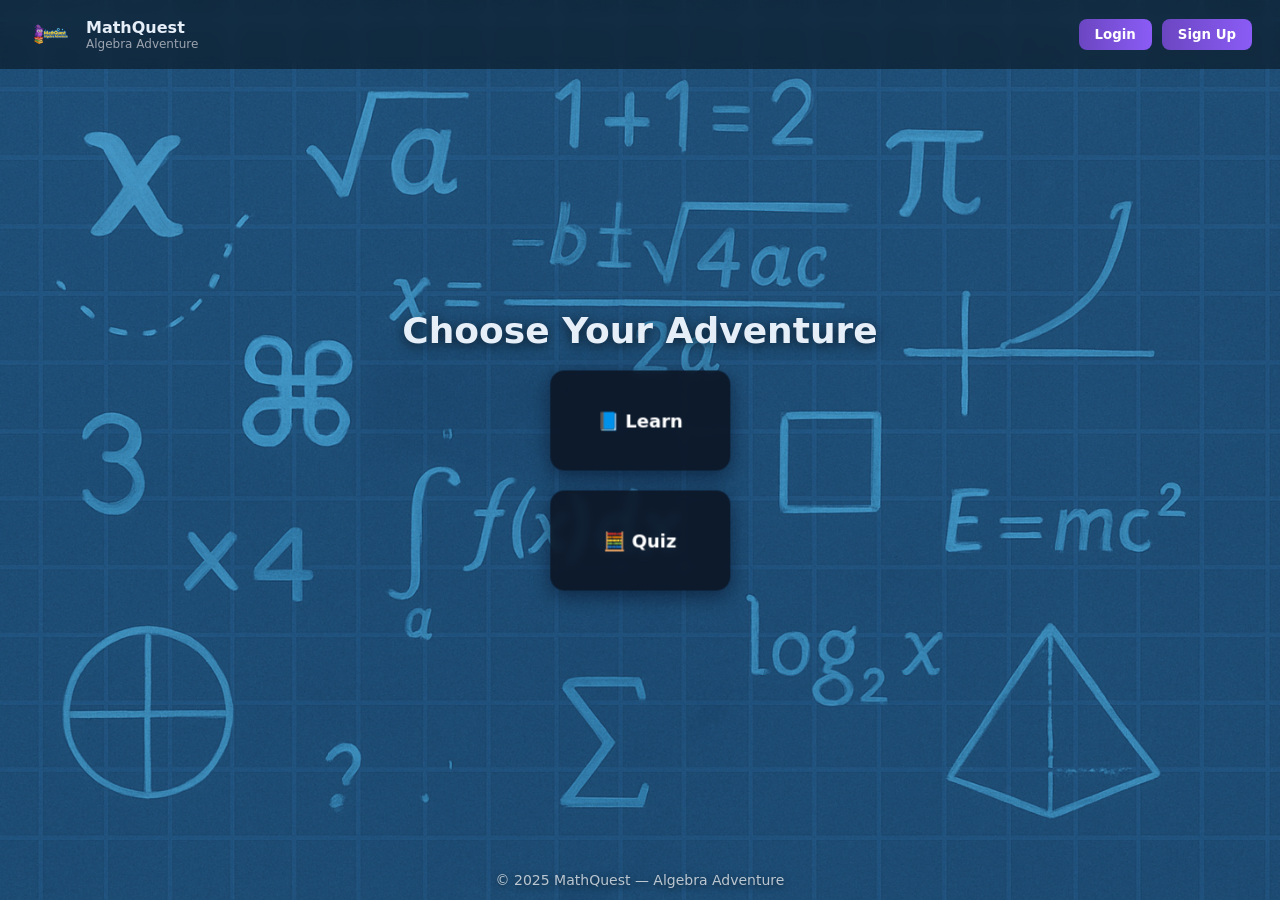
<file: MathQuest/index.html>
<!doctype html>
<html lang="en">
<head>
  <meta charset="utf-8" />
  <meta name="viewport" content="width=device-width,initial-scale=1" />
  <title>MathQuest — Algebra Adventure</title>
  <style>
    :root {
      --bg: #0f1724;
      --card: rgba(11, 18, 32, 0.85);
      --accent: #6b46c1;
      --accent-2: #7dd3fc;
      --muted: #9ca3af;
      --glass: rgba(255, 255, 255, 0.04);
    }

    * {
      box-sizing: border-box;
      font-family: Inter, system-ui, Segoe UI, Roboto, 'Helvetica Neue', Arial;
    }

    body {
      margin: 0;
      height: 100vh;
      display: flex;
      flex-direction: column;
      align-items: center;
      justify-content: center;
      color: #e6eef8;
      background: url("wallpaper.png") center/cover no-repeat fixed;
      background-color: #071026;
      overflow: hidden;
    }

    /* HEADER */
    header {
      position: absolute;
      top: 0;
      left: 0;
      width: 100%;
      display: flex;
      align-items: center;
      justify-content: space-between;
      padding: 18px 28px;
      background: rgba(0,0,0,0.45);
      backdrop-filter: blur(6px);
      z-index: 10;
    }

    .logo {
      display: flex;
      align-items: center;
      gap: 10px;
      cursor: pointer;
    }

    .logo img {
      height: auto;
      max-height: 32px;
      max-width: 120px;
    }

    .auth-buttons {
      display: flex;
      gap: 10px;
    }

    .auth-buttons button {
      background: linear-gradient(90deg, var(--accent), #8b5cf6);
      border: none;
      border-radius: 8px;
      color: white;
      font-weight: 600;
      padding: 8px 16px;
      cursor: pointer;
      transition: 0.2s;
    }

    .auth-buttons button:hover {
      transform: scale(1.05);
    }

    /* MAIN CONTENT */
    main {
      text-align: center;
      z-index: 2;
      position: absolute;
      top: 50%;
      left: 50%;
      transform: translate(-50%, -50%);
    }

    .main-title {
      font-size: 36px;
      font-weight: 800;
      margin-bottom: 20px;
      text-shadow: 0 3px 12px rgba(0,0,0,0.6);
    }

    .menu-grid {
      display: flex;
      flex-direction: column;
      gap: 20px;
      align-items: center;
      justify-content: center;
    }

    .menu-btn {
      background: var(--card);
      border: none;
      border-radius: 14px;
      color: white;
      font-size: 18px;
      font-weight: 700;
      width: 180px;
      height: 100px;
      box-shadow: 0 6px 20px rgba(2,6,23,0.5);
      cursor: pointer;
      transition: all 0.3s;
      display: flex;
      align-items: center;
      justify-content: center;
      backdrop-filter: blur(4px);
    }

    .menu-btn:hover {
      transform: scale(1.08);
      background: linear-gradient(135deg, var(--accent), var(--accent-2));
    }

    /* FOOTER */
    footer {
      position: absolute;
      bottom: 12px;
      color: rgba(255,255,255,0.7);
      font-size: 14px;
      text-shadow: 0 2px 6px rgba(0,0,0,0.5);
    }
  </style>
</head>
<body>

  <!-- HEADER -->
  <header>
    <div class="logo" onclick="window.location.href='main.html'">
      <img src="MathQuestLogo.png" alt="MathQuest Logo">
      <div>
        <div style="font-weight:700">MathQuest</div>
        <div style="font-size:12px;color:var(--muted)">Algebra Adventure</div>
      </div>
    </div>

    <div class="auth-buttons">
      <button onclick="openLogin()">Login</button>
      <button onclick="openSignup()">Sign Up</button>
    </div>
  </header>

  <!-- MAIN CONTENT -->
  <main>
    <div class="main-title">Choose Your Adventure</div>
    <div class="menu-grid">
      <button class="menu-btn" onclick="window.location.href='learn.html'">📘 Learn</button>
      <button class="menu-btn" onclick="window.location.href='quiz.html'">🧮 Quiz</button>
    </div>
  </main>

  <!-- FOOTER -->
  <footer>© 2025 MathQuest — Algebra Adventure</footer>

  <!-- LOGIN & SIGNUP POPUPS -->
  <div id="popupOverlay" style="display:none; position:fixed; inset:0; background:rgba(0,0,0,0.8); backdrop-filter:blur(6px); justify-content:center; align-items:center; z-index:999;">
    <div id="popupBox" style="background:rgba(11,18,32,0.9); padding:30px; border-radius:12px; width:320px; text-align:left;">
      <h3 id="popupTitle" style="margin-top:0;">Login</h3>
      <input type="text" placeholder="Username" style="width:100%; padding:10px; border-radius:8px; border:none; margin-bottom:10px;">
      <input type="password" placeholder="Password" style="width:100%; padding:10px; border-radius:8px; border:none; margin-bottom:10px;">
      <button style="width:100%; padding:10px; border:none; border-radius:8px; background:linear-gradient(90deg,var(--accent),var(--accent-2)); color:white; font-weight:700;">Submit</button>
      <div style="text-align:center; margin-top:10px;">
        <button onclick="closePopup()" style="background:none; border:none; color:var(--muted); cursor:pointer;">Close</button>
      </div>
    </div>
  </div>

  <script>
    function openLogin(){
      document.getElementById('popupOverlay').style.display='flex';
      document.getElementById('popupTitle').textContent='Login';
    }
    function openSignup(){
      document.getElementById('popupOverlay').style.display='flex';
      document.getElementById('popupTitle').textContent='Sign Up';
    }
    function closePopup(){
      document.getElementById('popupOverlay').style.display='none';
    }
  </script>

</body>
</html>
</file>
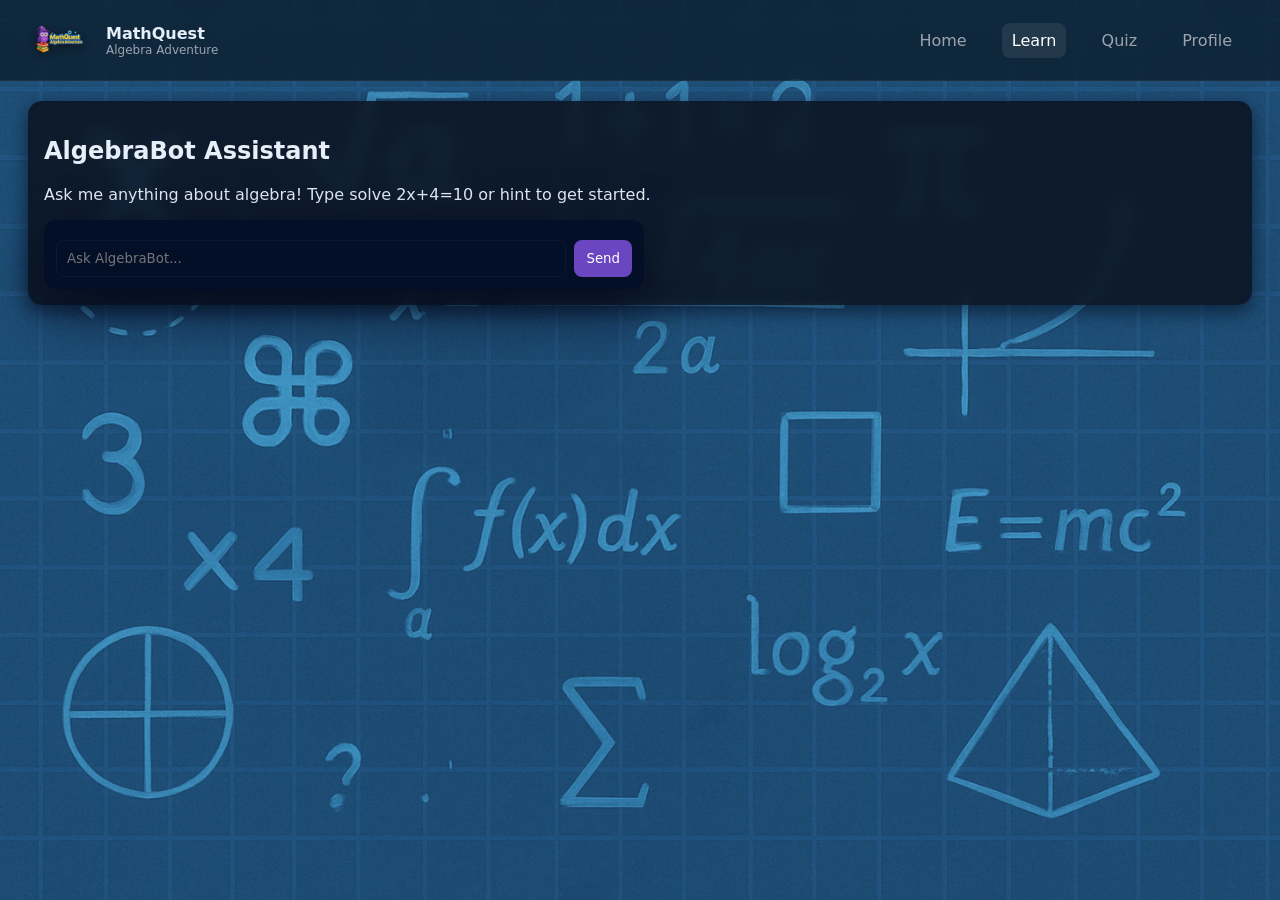
<file: MathQuest/ai.html>
<!doctype html>
<html lang="en">
<head>
  <meta charset="utf-8">
  <title>MathQuest — AlgebraBot</title>
  <link rel="stylesheet" href="style.css">
</head>
<body>
  <header>
    
    <div class="logo">
      <img src="MathQuestLogo.png" alt="MathQuest Logo">
      <div>
        <div style="font-weight:700">MathQuest</div>
        <div style="font-size:12px;color:var(--muted)">Algebra Adventure</div>
      </div>
    </div>
    
    <div id="userGreeting" style="display:none;color:var(--muted);font-weight:600;"></div>
 
    <nav>
      <a href="index.html">Home</a>
      <a href="learn.html" class="active">Learn</a>
      <a href="quiz.html">Quiz</a>
      <a href="profile.html">Profile</a>
    </nav>
  </header>

  <main>
    <div class="card">
      <h2>AlgebraBot Assistant</h2>
      <p>Ask me anything about algebra! Type <code>solve 2x+4=10</code> or <code>hint</code> to get started.</p>
      <div class="chat-window" style="position:static;width:100%;max-width:600px;">
        <div class="chat-messages" id="chatMessages"></div>
        <div class="chat-input">
          <input id="chatInput" type="text" placeholder="Ask AlgebraBot..." />
          <button class="small" id="sendChat">Send</button>
        </div>
      </div>
    </div>
  </main>

  <script src="script.js"></script>
</body>
</html>
</file>
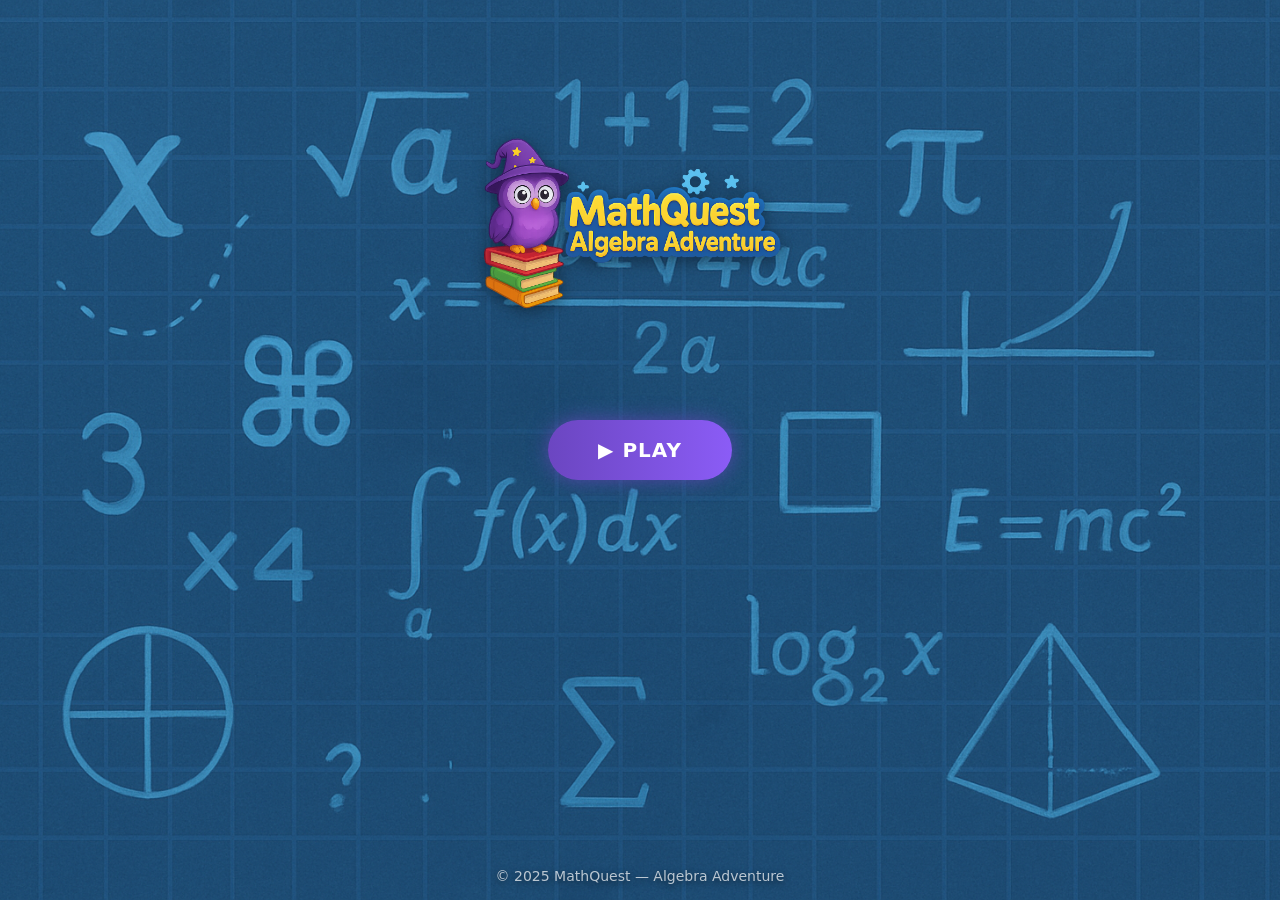
<file: MathQuest/main.html>
<!doctype html>
<html lang="en">
<head>
<meta charset="utf-8">
<meta name="viewport" content="width=device-width,initial-scale=1">
<title>MathQuest — Algebra Adventure</title>
<style>
  :root {
    --accent: #6b46c1;
    --accent2: #8b5cf6;
  }
  * {
    box-sizing: border-box;
    font-family: Poppins, Inter, system-ui, Segoe UI, Roboto, Arial;
  }
  body {
    margin: 0;
    height: 100vh;
    display: flex;
    flex-direction: column;
    align-items: center;
    justify-content: flex-start;
    background: url('wallpaper.png') center/cover no-repeat;
    color: white;
    text-align: center;
    overflow: hidden;
    position: relative;
  }

  .logo-img {
    width: 420px;
    max-width: 80%;
    margin-top: 10vh; /* position logo slightly lower than top */
    animation: fadeIn 1.5s ease;
    filter: drop-shadow(0 4px 8px rgba(0,0,0,0.4));
  }

  /* Play Button */
  .play-btn {
    padding: 18px 50px;
    border: none;
    border-radius: 50px;
    background: linear-gradient(90deg, var(--accent), var(--accent2));
    color: white;
    font-size: 20px;
    font-weight: 700;
    letter-spacing: 1px;
    cursor: pointer;
    box-shadow: 0 0 20px rgba(107,70,193,0.7);
    transition: transform 0.2s, box-shadow 0.3s;
    margin-top: 50px; /* pushes the button lower */
    animation: fadeIn 2.2s ease;
  }

  .play-btn:hover {
    transform: scale(1.08);
    box-shadow: 0 0 35px rgba(139,92,246,0.9);
  }

  /* Loading overlay */
  .loading-overlay {
    position: fixed;
    inset: 0;
    background: rgba(0,0,0,0.85);
    display: flex;
    flex-direction: column;
    justify-content: center;
    align-items: center;
    z-index: 999;
    opacity: 0;
    pointer-events: none;
    transition: opacity 0.8s ease;
  }
  .loading-overlay.active {
    opacity: 1;
    pointer-events: all;
  }

  .spinner {
    border: 5px solid rgba(255,255,255,0.2);
    border-top: 5px solid #8b5cf6;
    border-radius: 50%;
    width: 60px;
    height: 60px;
    animation: spin 1s linear infinite;
    margin-bottom: 16px;
  }

  .loading-text {
    font-size: 18px;
    letter-spacing: 1px;
    color: #dbeafe;
  }

  footer {
    position: absolute;
    bottom: 16px;
    color: rgba(255,255,255,0.7);
    font-size: 14px;
    text-shadow: 0 2px 6px rgba(0,0,0,0.5);
  }

  /* Animations */
  @keyframes fadeIn {
    from {opacity: 0; transform: translateY(20px);}
    to {opacity: 1; transform: translateY(0);}
  }

  @keyframes spin {
    0% {transform: rotate(0deg);}
    100% {transform: rotate(360deg);}
  }
</style>
</head>
<body>

 
  <img src="MathQuestLogo.png" alt="MathQuest Logo" class="logo-img">

  <!-- Play button -->
  <button class="play-btn" onclick="startGame()">▶ PLAY</button>

  <!-- Loading overlay -->
  <div class="loading-overlay" id="loading">
    <div class="spinner"></div>
    <div class="loading-text">Loading...</div>
  </div>

  <footer>© 2025 MathQuest — Algebra Adventure</footer>

  <script>
    function startGame() {
      const loading = document.getElementById('loading');
      loading.classList.add('active');
      // Show loading for 2.5 seconds before redirect
      setTimeout(() => {
        document.body.style.transition = "opacity 1s ease";
        document.body.style.opacity = "0";
        setTimeout(() => {
          window.location.href = "index.html";
        }, 800);
      }, 2500);
    }
  </script>

</body>
</html>
</file>
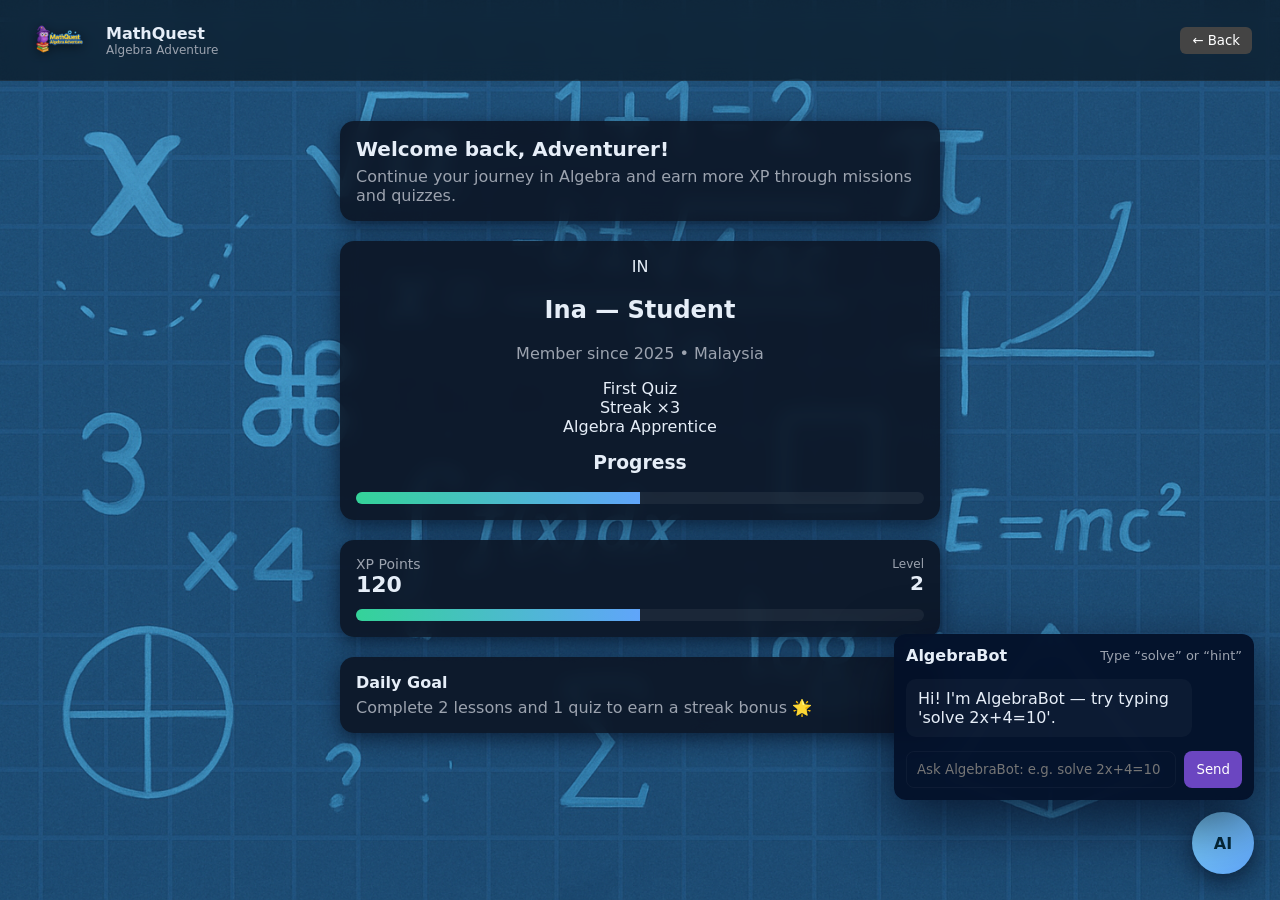
<file: MathQuest/profile.html>
<!doctype html>
<html lang="en">
<head>
  <meta charset="utf-8">
  <title>MathQuest — Profile</title>
  <link rel="stylesheet" href="style.css">
  <style>
    main {
      padding: 40px;
      display: flex;
      flex-direction: column;
      align-items: center;
      gap: 20px;
    }
    .card {
      width: 90%;
      max-width: 600px;
    }
  </style>
</head>
<body>
  <header>
    
    <div class="logo">
      <img src="MathQuestLogo.png" alt="MathQuest Logo">
      <div>
        <div style="font-weight:700">MathQuest</div>
        <div style="font-size:12px;color:var(--muted)">Algebra Adventure</div>
      </div>
    </div>
    
    <div id="userGreeting" style="display:none;color:var(--muted);font-weight:600;"></div>
 
    <!-- Back Button Added -->
    <button onclick="history.back()" style="padding:6px 12px;border-radius:6px;border:none;background:#444;color:white;cursor:pointer;">← Back</button>

  </header>

  <main>
    <!-- Welcome Back -->
    <div class="card">
      <div style="font-size:20px;font-weight:800;">Welcome back, Adventurer!</div>
      <div style="color:var(--muted);margin-top:6px;">Continue your journey in Algebra and earn more XP through missions and quizzes.</div>
    </div>
	
    <!-- Profile Info -->
    <div class="card" style="text-align:center;">
      <div class="avatar">IN</div>
      <h2>Ina — Student</h2>
      <p style="color:var(--muted)">Member since 2025 • Malaysia</p>

      <div class="badges">
        <div class="badge">First Quiz</div>
        <div class="badge">Streak ×3</div>
        <div class="badge">Algebra Apprentice</div>
      </div>

      <h3 style="margin-top:16px;">Progress</h3>
      <div class="progress"><i style="width:50%"></i></div>
    </div>

    <!-- XP Points -->
    <div class="card">
      <div style="display:flex;align-items:center;justify-content:space-between;">
        <div>
          <div style="font-size:14px;color:var(--muted)">XP Points</div>
          <div style="font-weight:800;font-size:22px;">120</div>
        </div>
        <div style="text-align:right;">
          <div style="font-size:12px;color:var(--muted)">Level</div>
          <div style="font-weight:800;font-size:20px;">2</div>
        </div>
      </div>
      <div style="margin-top:12px;">
        <div class="progress"><i style="width:50%"></i></div>
      </div>
    </div>

    

    <!-- Daily Goal -->
    <div class="card">
      <div style="font-weight:700;">Daily Goal</div>
      <div style="color:var(--muted);margin-top:6px;">Complete 2 lessons and 1 quiz to earn a streak bonus 🌟</div>
    </div>
	
	  <!-- CHATBOT -->
  <div class="chat-float">
    <div class="chat-button" id="chatToggle">AI</div>
  </div>

  <div id="chatWindow" class="chat-window">
    <div style="display:flex;justify-content:space-between;align-items:center;margin-bottom:8px;">
      <div style="font-weight:800">AlgebraBot</div>
      <div style="color:var(--muted);font-size:13px">Type “solve” or “hint”</div>
    </div>
    <div class="chat-messages" id="chatMessages"></div>
    <div class="chat-input">
      <input id="chatInput" type="text" placeholder="Ask AlgebraBot: e.g. solve 2x+4=10">
      <button class="small" id="sendChat">Send</button>
    </div>
  </div>
  
  <script>
  // CHATBOT LOGIC
    const chatToggle = document.getElementById('chatToggle');
    const chatWindow = document.getElementById('chatWindow');
    const chatMessages = document.getElementById('chatMessages');
    const chatInput = document.getElementById('chatInput');

    chatToggle.addEventListener('click', () => {
      chatWindow.style.display = chatWindow.style.display === 'none' ? 'block' : 'none';
    });

    document.getElementById('sendChat').addEventListener('click', sendChat);
    chatInput.addEventListener('keypress', e => { if (e.key === 'Enter') sendChat(); });

    function sendChat() {
      const text = chatInput.value.trim();
      if (!text) return;
      pushChat(text, 'user');
      chatInput.value = '';
      setTimeout(() => handleBot(text), 400);
    }

    function pushChat(msg, from='bot') {
      const div = document.createElement('div');
      div.className = 'bubble ' + (from === 'bot' ? 'bot' : 'user');
      div.innerHTML = msg;
      chatMessages.appendChild(div);
      chatMessages.scrollTop = chatMessages.scrollHeight;
    }

    function handleBot(text) {
      const t = text.toLowerCase();
      if (t.startsWith('solve')) {
        pushChat('Try isolating x: ' + t.split('solve')[1]);
      } else if (t.includes('hint')) {
        pushChat('Hint: move constants to the opposite side, then divide.');
      } else {
        pushChat('I can help with algebra — try typing "solve 2x+4=10".');
      }
    }

    setTimeout(() => pushChat("Hi! I'm AlgebraBot — try typing 'solve 2x+4=10'."), 800);
	</script>
	
  </main>
</body>
</html>
</file>
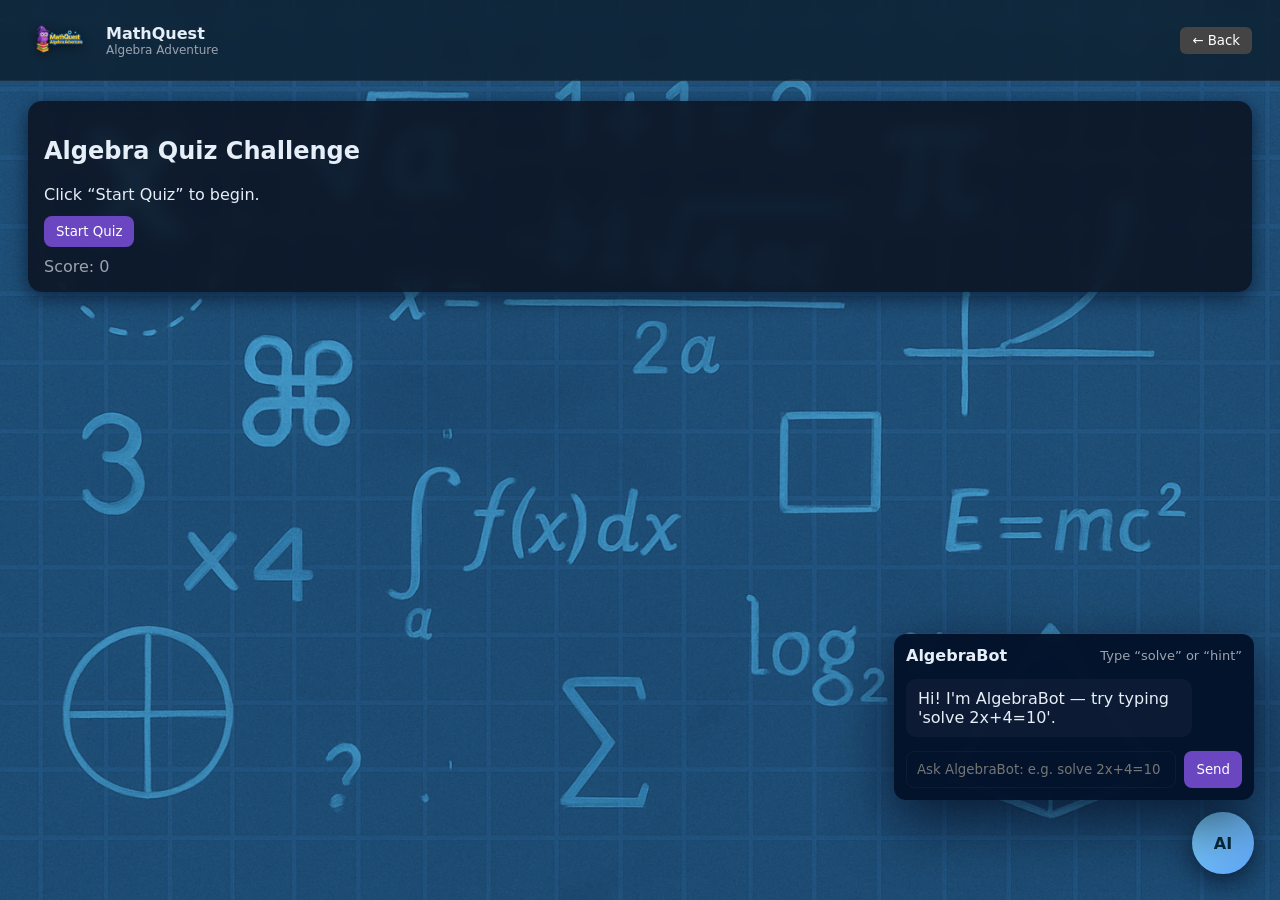
<file: MathQuest/quiz.html>
<!doctype html>
<html lang="en">
<head>
  <meta charset="utf-8">
  <title>MathQuest — Algebra Quiz</title>
  <link rel="stylesheet" href="style.css">
</head>
<body>
  <header>
    
    <div class="logo">
      <img src="MathQuestLogo.png" alt="MathQuest Logo">
      <div>
        <div style="font-weight:700">MathQuest</div>
        <div style="font-size:12px;color:var(--muted)">Algebra Adventure</div>
      </div>
    </div>
    
    <div id="userGreeting" style="display:none;color:var(--muted);font-weight:600;"></div>
 
    <!-- Back Button Added -->
    <button onclick="history.back()" style="padding:6px 12px;border-radius:6px;border:none;background:#444;color:white;cursor:pointer;">← Back</button>

  </header>

  <main>
    <div class="card">
      <h2>Algebra Quiz Challenge</h2>
      <div class="question" id="questionArea">
        <div id="questionText">Click “Start Quiz” to begin.</div>
        <div class="choices" id="choicesArea"></div>
      </div>
      <div style="margin-top:12px;display:flex;justify-content:space-between;">
        <button class="small" id="startAdventure">Start Quiz</button>
        <button class="small" id="nextQuestion" style="display:none">Next</button>
      </div>
      <div style="margin-top:10px;color:var(--muted)">Score: <span id="quizScore">0</span></div>
    </div>
  </main>
  
    <!-- CHATBOT -->
  <div class="chat-float">
    <div class="chat-button" id="chatToggle">AI</div>
  </div>

  <div id="chatWindow" class="chat-window">
    <div style="display:flex;justify-content:space-between;align-items:center;margin-bottom:8px;">
      <div style="font-weight:800">AlgebraBot</div>
      <div style="color:var(--muted);font-size:13px">Type “solve” or “hint”</div>
    </div>
    <div class="chat-messages" id="chatMessages"></div>
    <div class="chat-input">
      <input id="chatInput" type="text" placeholder="Ask AlgebraBot: e.g. solve 2x+4=10">
      <button class="small" id="sendChat">Send</button>
    </div>
  </div>
  
  <script>
  // CHATBOT LOGIC
    const chatToggle = document.getElementById('chatToggle');
    const chatWindow = document.getElementById('chatWindow');
    const chatMessages = document.getElementById('chatMessages');
    const chatInput = document.getElementById('chatInput');

    chatToggle.addEventListener('click', () => {
      chatWindow.style.display = chatWindow.style.display === 'none' ? 'block' : 'none';
    });

    document.getElementById('sendChat').addEventListener('click', sendChat);
    chatInput.addEventListener('keypress', e => { if (e.key === 'Enter') sendChat(); });

    function sendChat() {
      const text = chatInput.value.trim();
      if (!text) return;
      pushChat(text, 'user');
      chatInput.value = '';
      setTimeout(() => handleBot(text), 400);
    }

    function pushChat(msg, from='bot') {
      const div = document.createElement('div');
      div.className = 'bubble ' + (from === 'bot' ? 'bot' : 'user');
      div.innerHTML = msg;
      chatMessages.appendChild(div);
      chatMessages.scrollTop = chatMessages.scrollHeight;
    }

    function handleBot(text) {
      const t = text.toLowerCase();
      if (t.startsWith('solve')) {
        pushChat('Try isolating x: ' + t.split('solve')[1]);
      } else if (t.includes('hint')) {
        pushChat('Hint: move constants to the opposite side, then divide.');
      } else {
        pushChat('I can help with algebra — try typing "solve 2x+4=10".');
      }
    }

    setTimeout(() => pushChat("Hi! I'm AlgebraBot — try typing 'solve 2x+4=10'."), 800);
	</script>

  <script src="script.js"></script>
</body>
</html>
</file>
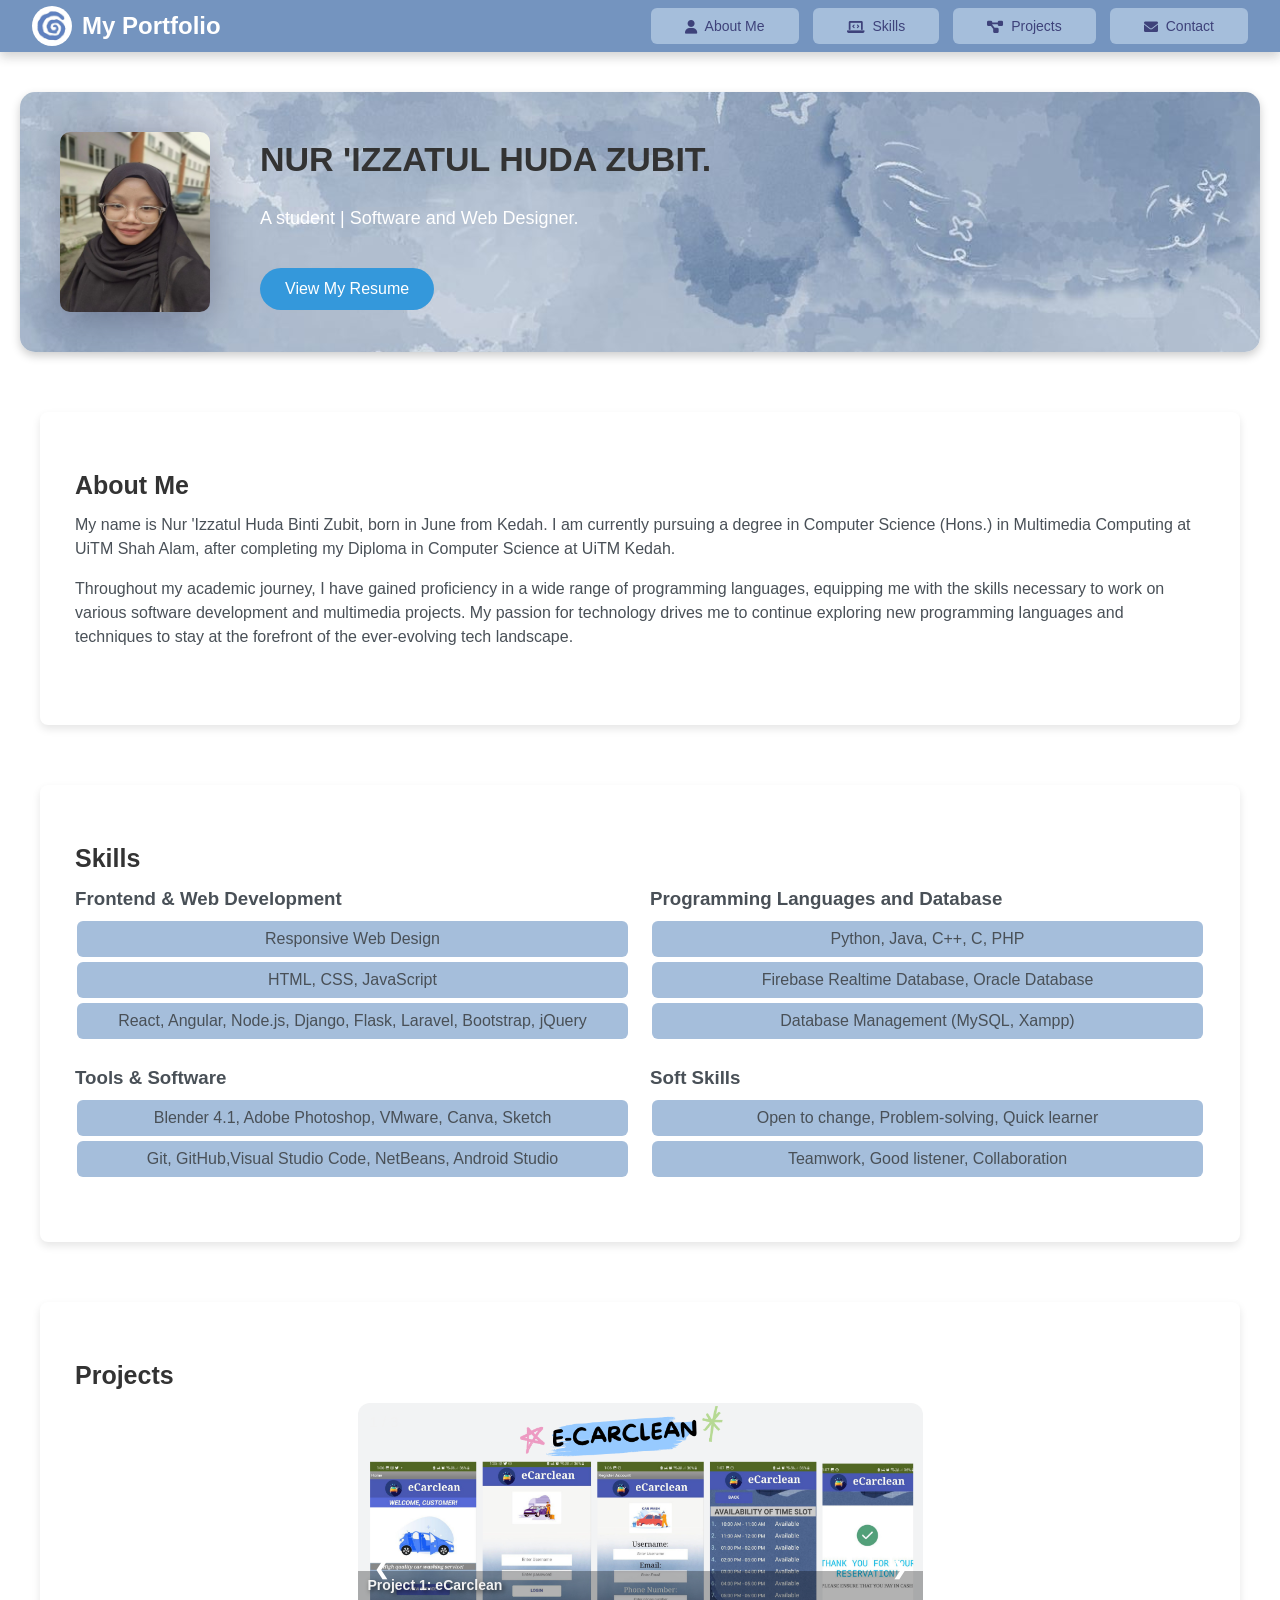
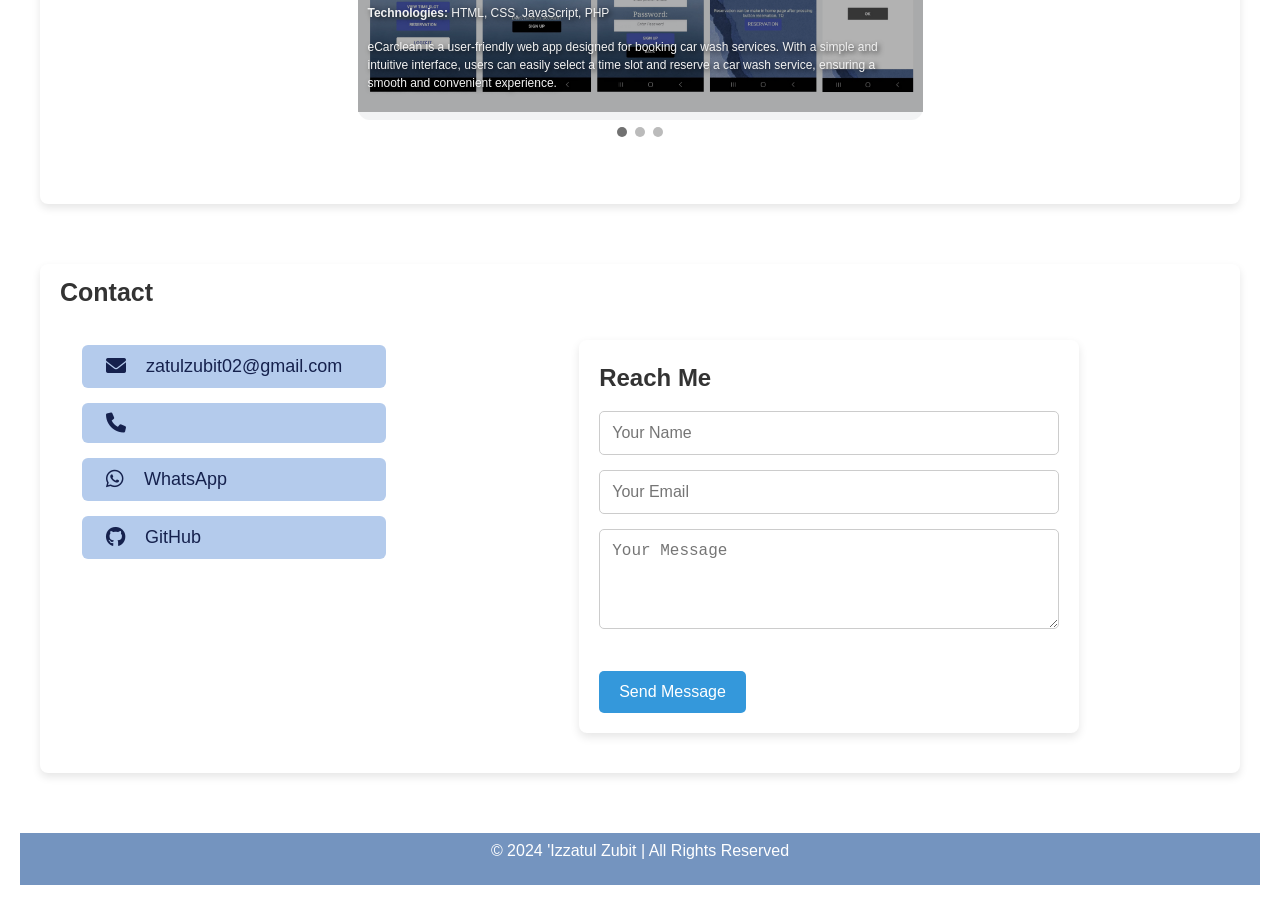
<file: myportfolio/myportfolio.html>
<!DOCTYPE html>
<html lang="en">
<head>
    <meta charset="UTF-8">
    <meta name="viewport" content="width=device-width, initial-scale=1">
    <title>My Portfolio | 'Izzatul Zubit </title>
    <!-- Favicon -->
    <link rel="icon" href="images/favicon.jpg" type="image/jpg">
    <!-- Font Awesome for Icons -->
    <link rel="stylesheet" href="https://cdnjs.cloudflare.com/ajax/libs/font-awesome/6.0.0-beta3/css/all.min.css">
    <style>
       
* {
    margin: 0;
    padding: 0;
    box-sizing: border-box;
}
body {
  margin: 0;
  font-family: -apple-system, BlinkMacSystemFont, "Segoe UI", Roboto, "Helvetica Neue", Arial, "Noto Sans", sans-serif, "Apple Color Emoji", "Segoe UI Emoji", "Segoe UI Symbol", "Noto Color Emoji";
  font-size: 1rem;
  font-weight: 400;
  line-height: 1.5;
  color: #495057;
  text-align: left;
  background-color: #fff;
}
/* Navbar */
nav {
    position: sticky;
    top: 0;          
    z-index: 1000;    
    width: 100%;    
    display: flex;
    justify-content: space-between;
    align-items: center;
    background: #7494bf; 
    padding: 3px 30px;
    box-shadow: 0 5px 10px rgba(36, 36, 36, 0.2);
    color: #fff;
    transition: background 0.3s ease;
}

/* Nav Links */
.nav-links {
    list-style-type: none;
    display: flex;
    gap: 10px;
}

.nav-links li a {
    color: #3e427a;
    text-decoration: none;
    font-size: 14px;
    padding: 5.2px 30px;
    border-radius: 10px;
    transition: background-color 0.3s ease, color 0.3s ease;
    
}

.nav-links li a i {
    margin-right: 8px; 
    font-size: 14px; 
    vertical-align: middle;
}
.nav-links li a:hover {
    background-color: #5a7ca2; 
    color: #fff;
     
}
/* Logo */
.logo {
    display: flex;
    align-items: center;
    gap: 10px;
    padding: 2px;
}

.logo img {
    width: 40px;
    height: 40px;
    border-radius: 50%;
    object-fit: cover;
}

.logo span {
    font-size: 24px;
    font-weight: bold;
}
        /* Main Content */
        .main-content {
            padding: 20px;
        }

        /* Header Section */
        header {
            background: url('images/headback.jpg') no-repeat center center;
            background-size: cover;
            color: #fff;
            margin-top: 20px;
            padding: 40px;
            display: flex;
            align-items: center;
            justify-content: flex-start;
            box-shadow: 0 4px 10px rgba(0, 0, 0, 0.2);
            margin-bottom: 20px;
            border-radius: 15px;
        }

        .profile-image {
            width: 150px;
            height: 180px;
            margin-right: 50px;
            box-shadow: 0 4px 40px #04002151;
            border-radius: 10px;
        }

        .header-content {
            display: flex;
            flex-direction: column;
            align-items: flex-start;
        }

        .header-top {
            font-size: 34px;
            font-weight: bold;
            color: #333;
            margin-bottom: 10px;
        }

        .header-bottom {
            font-size: 18px;
            margin-top: 10px;
        }

        .portfolio-title {
            font-size: 34px;
            font-weight: bold;
            color: #333;
        }

        button {
            background-color: #3498db;
            color: #fff;
            padding: 12px 25px;
            border: none;
            cursor: pointer;
            font-size: 16px;
            border-radius: 40px;
            margin-top: 20px;
        }

        button:hover {
            background-color: #006ab1;
        }

        .section {
            margin: 60px 20px;
            padding: 35px;
            padding-top: 55px;
            padding-bottom: 60px;
            background-color: #fff;
            border-radius: 8px;
            box-shadow: 0 4px 8px rgba(0, 0, 0, 0.1);
        }

        h2 {
            color: #333;
            font-size: 25px;
        }
        hr {
  box-sizing: content-box;
  height: 0;
  overflow: visible;
}

h1, h2, h3, h4, h5, h6 {
  margin-top: 0;
  margin-bottom: 0.5rem;
}

p {
  margin-top: 0;
  margin-bottom: 1rem;
}

        ul {
            list-style-type: none;
            padding-left: 0;
        }

        ul li {
            background-color: #a5bedb;
            margin: 5px 2px;
            padding: 6px 1px;
            padding-left: 4px;
            padding-right: 4px;
            border-radius: 6px;
           
        }
/* project section*/
* {box-sizing: border-box}
body {font-family: Verdana, sans-serif; margin:0}
.mySlides {display: none}
img {vertical-align: middle;}

/* Slideshow container */
.slideshow-container {
  width: 50%;
  position: relative;
  margin: auto;
}

/* Next & previous buttons */
.prev, .next {
  cursor: pointer;
  position: absolute;
  top: 50%;
  width: auto;
  padding: 16px;
  margin-top: -22px;
  color: white;
  font-weight: bold;
  font-size: 18px;
  transition: 0.6s ease;
  border-radius: 0 3px 3px 0;
  user-select: none;
}

.next {
  right: 0;
  border-radius: 3px 0 0 3px;
}


.prev:hover, .next:hover {
  background-color: rgba(0,0,0,0.8);
}
@media (max-width: 768px) {
  .slideshow-container .text {
    display: none;
  }
}


/* Caption text */
.text {
  color: #f2f2f2;
  font-size: 12px;
  padding: 4px 10px;
  position: absolute;
  bottom: 8px;
  text-align: left;
  font-weight: normal;
  background-color: rgba(0, 0, 0, 0.3);
  text-shadow: 2px 2px 5px rgba(0, 0, 0, 0.7);
}

.numbertext {
  color: #f2f2f2;
  font-size: 15px;
  padding: 8px 12px;
  position: absolute;
  top: 0;
}

.dot {
  cursor: pointer;
  height: 10px;
  width: 10px;
  margin: 0 2px;
  background-color: #bbb;
  border-radius: 50%;
  display: inline-block;
  transition: background-color 0.6s ease;
}

.active, .dot:hover {
  background-color: #717171;
}

/* Fading animation */
.fade {
  animation-name: fade;
  animation-duration: 1.5s;
}

@keyframes fade {
  from {opacity: .4} 
  to {opacity: 1}
}

@media only screen and (max-width: 300px) {
  .prev, .next, .text {font-size: 11px}
}

/* Slideshow images */
.mySlides img {
  width: auto;  
  height: auto; 
  max-width: 100%; 
  border-radius: 12px;
}

/* Contact Section */
#contact {
    padding: 10px 0px 20px 20px;
    background-color: #ffffff;
    
}

.contact-container {
    display: flex;
    justify-content: center;
    align-items: flex-start;
    gap: 50px;
    max-width: 1200px;  
    margin: 0 auto;
    padding: 20px;
    flex-wrap: wrap; 
}

.contact-links {
    list-style: none; 
    padding: 0;
    margin: 0;
}

.contact-links li {
    margin-bottom: 15px; 
    background-color: #b4cbec;
}

.contact-links a {
    font-size: 18px;
    color: #15214d;
    text-decoration: none;
    display: inline-flex; 
    align-items: center;
    transition: color 0.3s ease;
    padding: 2px 40px 2px 10px;
}

.contact-links a:hover {
    color: #2980b9;
}

.contact-links i {
    margin-right: 10px; 
    font-size: 20px;
    padding: 2px 10px 2px 10px;
}


.contact-form {
    flex: 1 1 50%;
    background-color: #fff;
    padding: 20px; 
    box-shadow: 0 4px 10px rgba(0, 0, 0, 0.1);
    border-radius: 8px;
    max-width: 500px;
    width: 100%;
    margin: 0 auto;
}

.contact-form h3 {
    font-size: 24px;
    font-weight: 600;
    color: #333;
    margin-bottom: 15px; 
}

.contact-form input, .contact-form textarea {
    width: 100%;
    padding: 12px; 
    font-size: 16px;
    margin-bottom: 15px;
    border: 1px solid #ccc;
    border-radius: 5px;
    box-sizing: border-box;
}

.contact-form textarea {
    resize: vertical;
    min-height: 100px;  
}

.contact-form button {
    background-color: #3498db;
    color: #fff;
    padding: 12px 20px;  
    font-size: 16px;
    border: none;
    border-radius: 5px;
    cursor: pointer;
    transition: background-color 0.3s;
}

.contact-form button:hover {
    background-color: #2980b9;
}

/* Media query for smaller screens */
@media (max-width: 768px) {
    .contact-container {
        flex-direction: column;
        align-items: center;
        gap: 30px;
        
    }

    .contact-links {
        text-align: center;
        margin-bottom: 30px;
    }

    .contact-form {
        max-width: 100%;
    }
}

 /* Footer */
 footer {
            background-color: #7494bf;
            color: #fff;
            padding: 6px 10px; 
            text-align: center;
            margin-top: 20px;
        }

        footer a {
            color: #3498db;
            text-decoration: none;
            margin: 2px 10px;
            font-size: 18px;
        }

        footer a:hover {
            text-decoration: underline;
        }
    
/* Mobile Responsiveness */
@media (max-width: 768px) 
{
    nav {
        position: sticky; 
        top: 0px;          
        left: 0;
        width: 100%;   
        z-index: 1000;
        padding: 2px 10px;    
    }
    .nav-links {
        display: none;
        flex-direction: column;
        gap: 5px;
        position: fixed;
        left: 0;
        top: 49px; 
        background: #7595be;
        padding: 10px;
        border-radius: 0 8px 8px 0;
        box-shadow: 2px 0 10px rgba(0, 0, 0, 0.2);
        width: 60px;
        height: calc(100vh - 60px); 
    }
    .nav-links.active {
        display: flex; 
    }

    .nav-links li a {
        display: flex;
        flex-direction: column;
        align-items: center;
        justify-content: center;
        padding: 2px 18px;
        position: relative;
        color: white;
    }

    /* Hide text but allow tooltip */
    .nav-links li a span {
        display: none; 
    }

    /* Tooltip on hover */
    .nav-links li a:hover::after {
        content: attr(data-tooltip); 
        position: absolute;
        left: 40px; 
        top: 30%;
        transform: translateY(-50%);
        background: rgba(51, 80, 113, 0.8);
        color: #fff;
        padding: 5px 20px;
        border-radius: 10px;
        font-size: 14px;
        white-space: nowrap;
    }
}
/* Hamburger Menu for Mobile */
.menu-toggle {
    display: block;
    background: none;
    border: none;
    color: #fff;
    font-size: 20px;
    cursor: pointer;
    position: absolute;
    top: 10%; 
    right: 10px; 
    transform: translateY(-50%); 
}

/* Hide Hamburger on desktop */
@media (min-width: 768px) {
    .menu-toggle {
        display: none;
    }
    .skills-container {
        grid-template-columns: 1fr; 
    }
    
}
/* Skills Section */
#skills {
    margin-bottom: 20px;
}

.skills-container {
    display: grid;
    grid-template-columns: 1fr 1fr; 
    gap: 20px;
}

/* Left and Right Columns */
.skills-left,
.skills-right {
    list-style-type: none;
    padding-left: 0;
    text-align: center;
}

.skills-left li,
.skills-right li {
    background-color: #a5bedb;
    margin: 5px 2px;
    padding: 6px 1px;
    padding-left: 4px;
    padding-right: 4px;
    border-radius: 6px;
}

    </style>
</head>
<body>
     <!-- Navbar Section -->
     <nav>
        <div class="logo">
            <img src="images/favicon.jpg" alt="Logo" />
            <span>My Portfolio</span>
        </div>
        <!-- Navbar Links -->
        <ul class="nav-links">
            <li><a href="#about" data-tooltip="About Me"><i class="fas fa-user"></i><span>About Me</span></a></li>
            <li><a href="#skills" data-tooltip="Skills"><i class="fas fa-laptop-code"></i><span>Skills</span></a></li>
            <li><a href="#projects" data-tooltip="Projects"><i class="fas fa-project-diagram"></i><span>Projects</span></a></li>
            <li><a href="#contact" data-tooltip="Contact"><i class="fas fa-envelope"></i><span>Contact</span></a></li>
        </ul>
        <!-- Hamburger Button -->
        <button class="menu-toggle"><i class="fas fa-bars"></i></button>
    </nav>
    

    <!-- Main Content Section -->
    <div class="main-content">
        <!-- Header Section -->
        <header>
            <img src="images/gambarsaya.jpg" alt="Profile Picture" class="profile-image">
            <div class="header-content">
                <div class="header-top">NUR 'IZZATUL HUDA ZUBIT.</div>
                <div class="header-bottom">
                    <p>A student | Software and Web Designer.</p>
                    <button onclick="window.open('resume.pdf', '_blank')">View My Resume</button>
                </div>
            </div>
        </header>

        <!-- About Section -->
        <section id="about" class="section">
            <h2>About Me</h2>
            <p>My name is Nur 'Izzatul Huda Binti Zubit, born in June from Kedah. I am currently pursuing a degree in Computer Science (Hons.) in Multimedia Computing at UiTM Shah Alam, after completing my Diploma in Computer Science at UiTM Kedah.</p>
            <p>Throughout my academic journey, I have gained proficiency in a wide range of programming languages, equipping me with the skills necessary to work on various software development and multimedia projects. My passion for technology drives me to continue exploring new programming languages and techniques to stay at the forefront of the ever-evolving tech landscape.</p>
        </section>
        
        <section id="skills" class="section">
            <h2>Skills</h2>
            <div class="skills-container">
                <div class="skills-category">
                    <h3>Frontend & Web Development</h3>
                    <ul class="skills-left">
                        <li>Responsive Web Design</li>
                        <li>HTML, CSS, JavaScript</li>
                        <li>React, Angular, Node.js, Django, Flask, Laravel, Bootstrap, jQuery</li>
                    </ul>
                </div>
                <div class="skills-category">
                    <h3>Programming Languages and Database</h3>
                    <ul class="skills-right">
                        <li>Python, Java, C++, C, PHP</li>
                        <li>Firebase Realtime Database, Oracle Database</li>
                        <li>Database Management (MySQL, Xampp)</li>

                    </ul>
                </div>
                <div class="skills-category">
                    <h3>Tools & Software</h3>
                    <ul class="skills-left">
                        <li>Blender 4.1, Adobe Photoshop, VMware, Canva, Sketch</li>
                        <li>Git, GitHub,Visual Studio Code, NetBeans, Android Studio</li>
                    </ul>
                </div>
                <div class="skills-category">
                    <h3>Soft Skills</h3>
                    <ul class="skills-right">
                        <li>Open to change, Problem-solving, Quick learner</li>
                        <li>Teamwork, Good listener, Collaboration</li>
                    </ul>
                </div>
            </div>
        </section>

        <section id="projects" class="section">
            <h2>Projects</h2>
            
<div class="slideshow-container">

    <!-- Project 1 -->
    <div class="mySlides fade">
      <div class="numbertext">1 / 3</div>
      <img src="images/project (1).png" alt="Project 1 Image" style="width:100%">
      <div class="text">
        <h3>Project 1: eCarclean</h3>
        <p><strong>Technologies:</strong> HTML, CSS, JavaScript, PHP</p>
        <p>eCarclean is a user-friendly web app designed for booking car wash services. With a simple and intuitive interface, users can easily select a time slot and reserve a car wash service, ensuring a smooth and convenient experience.</p>
      </div>
    </div>
    
    <!-- Project 2 -->
    <div class="mySlides fade">
      <div class="numbertext">2 / 3</div>
      <img src="images/project (2).png" alt="Project 2 Image" style="width:100%">
      <div class="text">
        <h3>Project 2: UniShop</h3>
        <p><strong>Technologies:</strong>HTML, CSS, JavaScript</p>
        <p>Unishop is a student-focused e-commerce website designed to simplify the process of buying and selling university-related items. It offers a platform for students to list and purchase campus essentials, fostering a convenient and community-driven marketplace.</p>
      </div>
    </div>
    
    <!-- Project 3 -->
    <div class="mySlides fade">
      <div class="numbertext">3 / 3</div>
      <img src="images/project (3).png" alt="Project 3 Image" style="width:100%">
      <div class="text">
        <h3>Project 3: Audi A6 model</h3>
        <p><strong>Technologies:</strong> Blender 4.1</p>
        <p>This project involves creating a detailed 3D model of the Audi A6 using Blender. The aim is to capture the car's intricate features, from the body structure to the fine details of the interior, providing a realistic and high-quality representation of the vehicle.</p>
      </div>
    </div>
     
    <!-- Navigation Arrows -->
    <a class="prev" onclick="plusSlides(-1)">❮</a>
    <a class="next" onclick="plusSlides(1)">❯</a>
    
    </div>
    
    <!-- Dots Indicators -->
    <div style="text-align:center">
      <span class="dot" onclick="currentSlide(1)"></span> 
      <span class="dot" onclick="currentSlide(2)"></span> 
      <span class="dot" onclick="currentSlide(3)"></span> 
    </div>
        </section>
        
<!-- Contact Section -->
<section id="contact" class="section">
    <h2 class="section-title">Contact</h2>
    <div class="contact-container">
        <div class="contact-links">
            <ul>
                <li><a href="mailto:zatulzubit02@gmail.com"><i class="fas fa-envelope"></i>zatulzubit02@gmail.com</a></li>
                <li><a href="tel:"><i class="fas fa-phone"></i></a></li>
                <li><a href="" target="_blank"><i class="fab fa-whatsapp"></i>WhatsApp</a></li>
                <li><a href="https://github.com/ZHudxxx"><i class="fab fa-github"></i>GitHub</a></li>
            </ul>
        </div>
        
        <div class="contact-form">
            <h3>Reach Me</h3>
            <form>
                <input type="text" name="name" placeholder="Your Name" required>
                <input type="email" name="email" placeholder="Your Email" required>
                <textarea name="message" placeholder="Your Message" required></textarea>
                <button type="submit">Send Message</button>
            </form>
        </div>
    </div>
</section>

        <!-- Footer Section -->
        <footer>
            <p>&copy; 2024 'Izzatul Zubit | All Rights Reserved</p>
        </footer>
    </div>

    <!-- JavaScript -->
    <script>
        let slideIndex = 1;
        showSlides(slideIndex);

        setInterval(function() {
          plusSlides(1); 
        }, 3000);

        function plusSlides(n) {
          showSlides(slideIndex += n);
        }

        function currentSlide(n) {
          showSlides(slideIndex = n);
        }

        function showSlides(n) {
          let i;
          let slides = document.getElementsByClassName("mySlides");
          let dots = document.getElementsByClassName("dot");
          if (n > slides.length) {slideIndex = 1}    
          if (n < 1) {slideIndex = slides.length}
          for (i = 0; i < slides.length; i++) {
            slides[i].style.display = "none";  
          }
          for (i = 0; i < dots.length; i++) {
            dots[i].className = dots[i].className.replace(" active", "");
          }
          slides[slideIndex-1].style.display = "block";  
          dots[slideIndex-1].className += " active";
        }
</script>

<script>
    const menuToggle = document.querySelector('.menu-toggle');
    const navLinks = document.querySelector('.nav-links');
    
    menuToggle.addEventListener('click', () => {
        navLinks.classList.toggle('active');
    });
    
</script>
</body>
</html>
</file>
<file: MathQuest/style.css>
:root {
  --bg: #0f1724;
  --card: #0b1220;
  --accent: #6b46c1;
  --accent-2: #7dd3fc;
  --muted: #9ca3af;
  --glass: rgba(255, 255, 255, 0.04);
}

* {
  box-sizing: border-box;
  font-family: Inter, system-ui, Segoe UI, Roboto, 'Helvetica Neue', Arial;
}

body {
  margin: 0;
  min-height: 100vh;
  color: #e6eef8;
  background: url("wallpaper.png") center/cover no-repeat fixed;
}

/* Header */
header {
  display: flex;
  align-items: center;
  justify-content: space-between;
  padding: 18px 28px;
  background: rgba(0, 0, 0, 0.5);
  backdrop-filter: blur(10px);
  border-bottom: 1px solid rgba(255,255,255,0.05);
}

.logo {
  display: flex;
  gap: 12px;
  align-items: center;
}

.logo img {
  height: 44px;
  width: auto;
  border-radius: 8px;
  filter: drop-shadow(0 2px 6px rgba(0,0,0,0.5));
}

/* Navigation */
nav a {
  color: var(--muted);
  text-decoration: none;
  margin: 0 10px;
  padding: 8px 10px;
  border-radius: 8px;
  transition: 0.2s;
}

nav a:hover {
  color: white;
  background: rgba(255,255,255,0.05);
}

nav a.active {
  color: white;
  background: rgba(255, 255, 255, 0.08);
}

/* Layout & Cards */
main {
  padding: 20px 28px;
}

.layout {
  display: grid;
  grid-template-columns: 360px 1fr;
  gap: 20px;
}

.card {
  background: rgba(11, 18, 32, 0.85);
  padding: 16px;
  border-radius: 14px;
  box-shadow: 0 6px 20px rgba(2, 6, 23, 0.6);
  backdrop-filter: blur(8px);
}

/* Buttons */
.start-btn {
  display: inline-block;
  padding: 14px 22px;
  border-radius: 12px;
  background: linear-gradient(90deg, var(--accent), #8b5cf6);
  color: white;
  font-weight: 700;
  margin-top: 14px;
  cursor: pointer;
  transition: transform 0.2s;
}

.start-btn:hover {
  transform: scale(1.05);
}

/* Progress & XP */
.xp {
  display: flex;
  align-items: center;
  justify-content: space-between;
}

.progress {
  width: 100%;
  height: 12px;
  background: rgba(255, 255, 255, 0.06);
  border-radius: 10px;
  overflow: hidden;
}

.progress > i {
  display: block;
  height: 100%;
  background: linear-gradient(90deg, #34d399, #60a5fa);
  width: 50%;
}

/* Missions */
.missions {
  margin-top: 16px;
}

.missions .step {
  display: flex;
  align-items: center;
  gap: 10px;
  margin: 10px 0;
}

.mission-dot {
  width: 14px;
  height: 14px;
  border-radius: 50%;
  background: #eab308;
}

/* Hero Section */
.hero {
  flex: 1;
  padding: 18px;
  border-radius: 12px;
  background: rgba(255, 255, 255, 0.05);
  backdrop-filter: blur(6px);
}

.wizard {
  width: 120px;
  height: 120px;
  background: linear-gradient(135deg, #7c3aed, #a78bfa);
  border-radius: 12px;
  display: flex;
  align-items: center;
  justify-content: center;
  font-weight: 800;
}

/* Chatbox */
.chat-float {
  position: fixed;
  right: 26px;
  bottom: 26px;
}

.chat-button {
  width: 62px;
  height: 62px;
  border-radius: 999px;
  background: linear-gradient(135deg, #7dd3fc, #60a5fa);
  display: flex;
  align-items: center;
  justify-content: center;
  color: #052a3a;
  font-weight: 800;
  cursor: pointer;
  box-shadow: 0 8px 24px rgba(2, 6, 23, 0.6);
  transition: transform 0.2s;
}

.chat-button:hover {
  transform: scale(1.08);
}

/* Chat Window */
.chat-window {
  position: fixed;
  right: 26px;
  bottom: 100px;
  width: 360px;
  background: rgba(4, 16, 41, 0.95);
  border-radius: 12px;
  padding: 12px;
  box-shadow: 0 20px 60px rgba(2, 6, 23, 0.7);
  backdrop-filter: blur(8px);
}

.chat-messages {
  max-height: 260px;
  overflow: auto;
  margin-bottom: 8px;
}

.bubble {
  padding: 10px 12px;
  border-radius: 10px;
  margin: 6px 0;
  max-width: 85%;
}

.bubble.user {
  background: linear-gradient(90deg, #1f2937, #111827);
  margin-left: auto;
}

.bubble.bot {
  background: rgba(255, 255, 255, 0.03);
}

.chat-input {
  display: flex;
  gap: 8px;
}

input[type=text] {
  flex: 1;
  padding: 10px;
  border-radius: 8px;
  border: 1px solid rgba(255, 255, 255, 0.04);
  background: transparent;
  color: white;
}

button.small {
  padding: 8px 12px;
  border-radius: 8px;
  background: var(--accent);
  border: none;
  color: white;
  cursor: pointer;
}

/* Responsive */
@media(max-width:900px) {
  .layout {
    grid-template-columns: 1fr;
  }
  .hero {
    display: block;
  }
}
</file>
